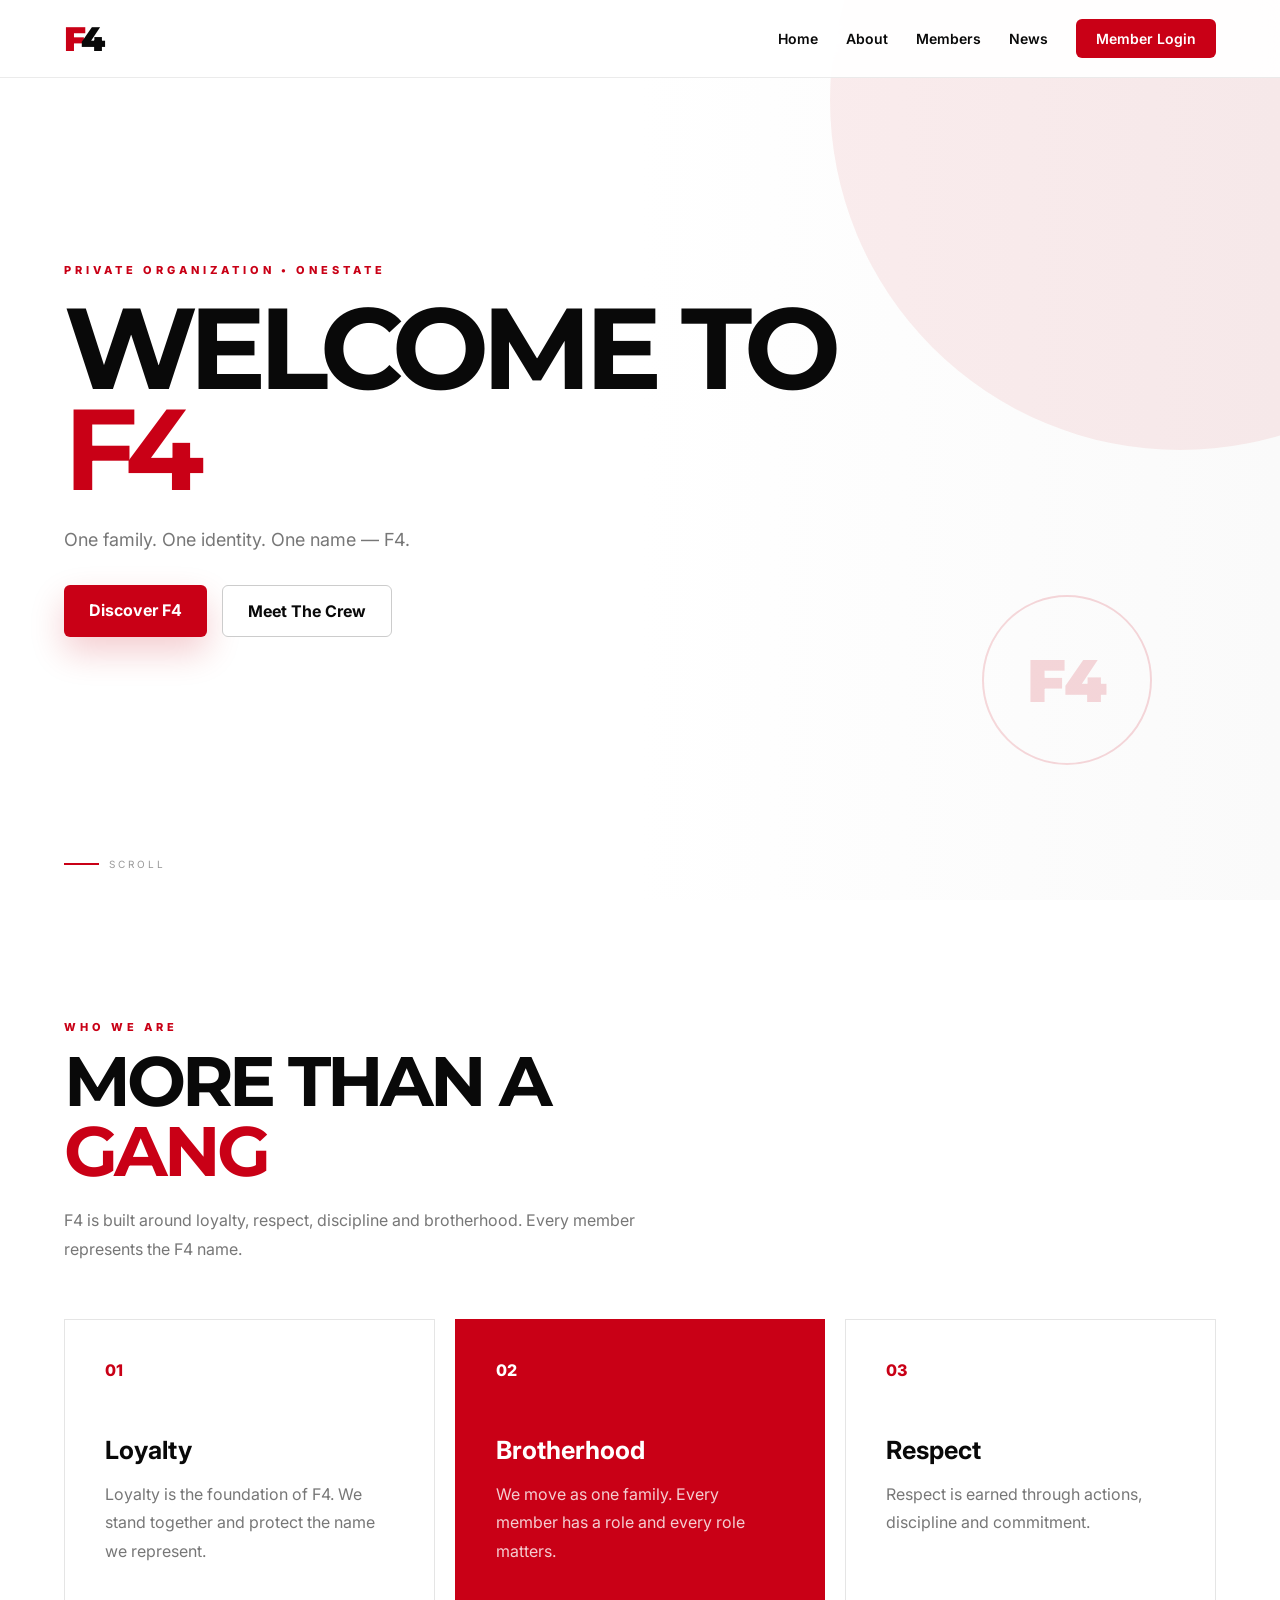
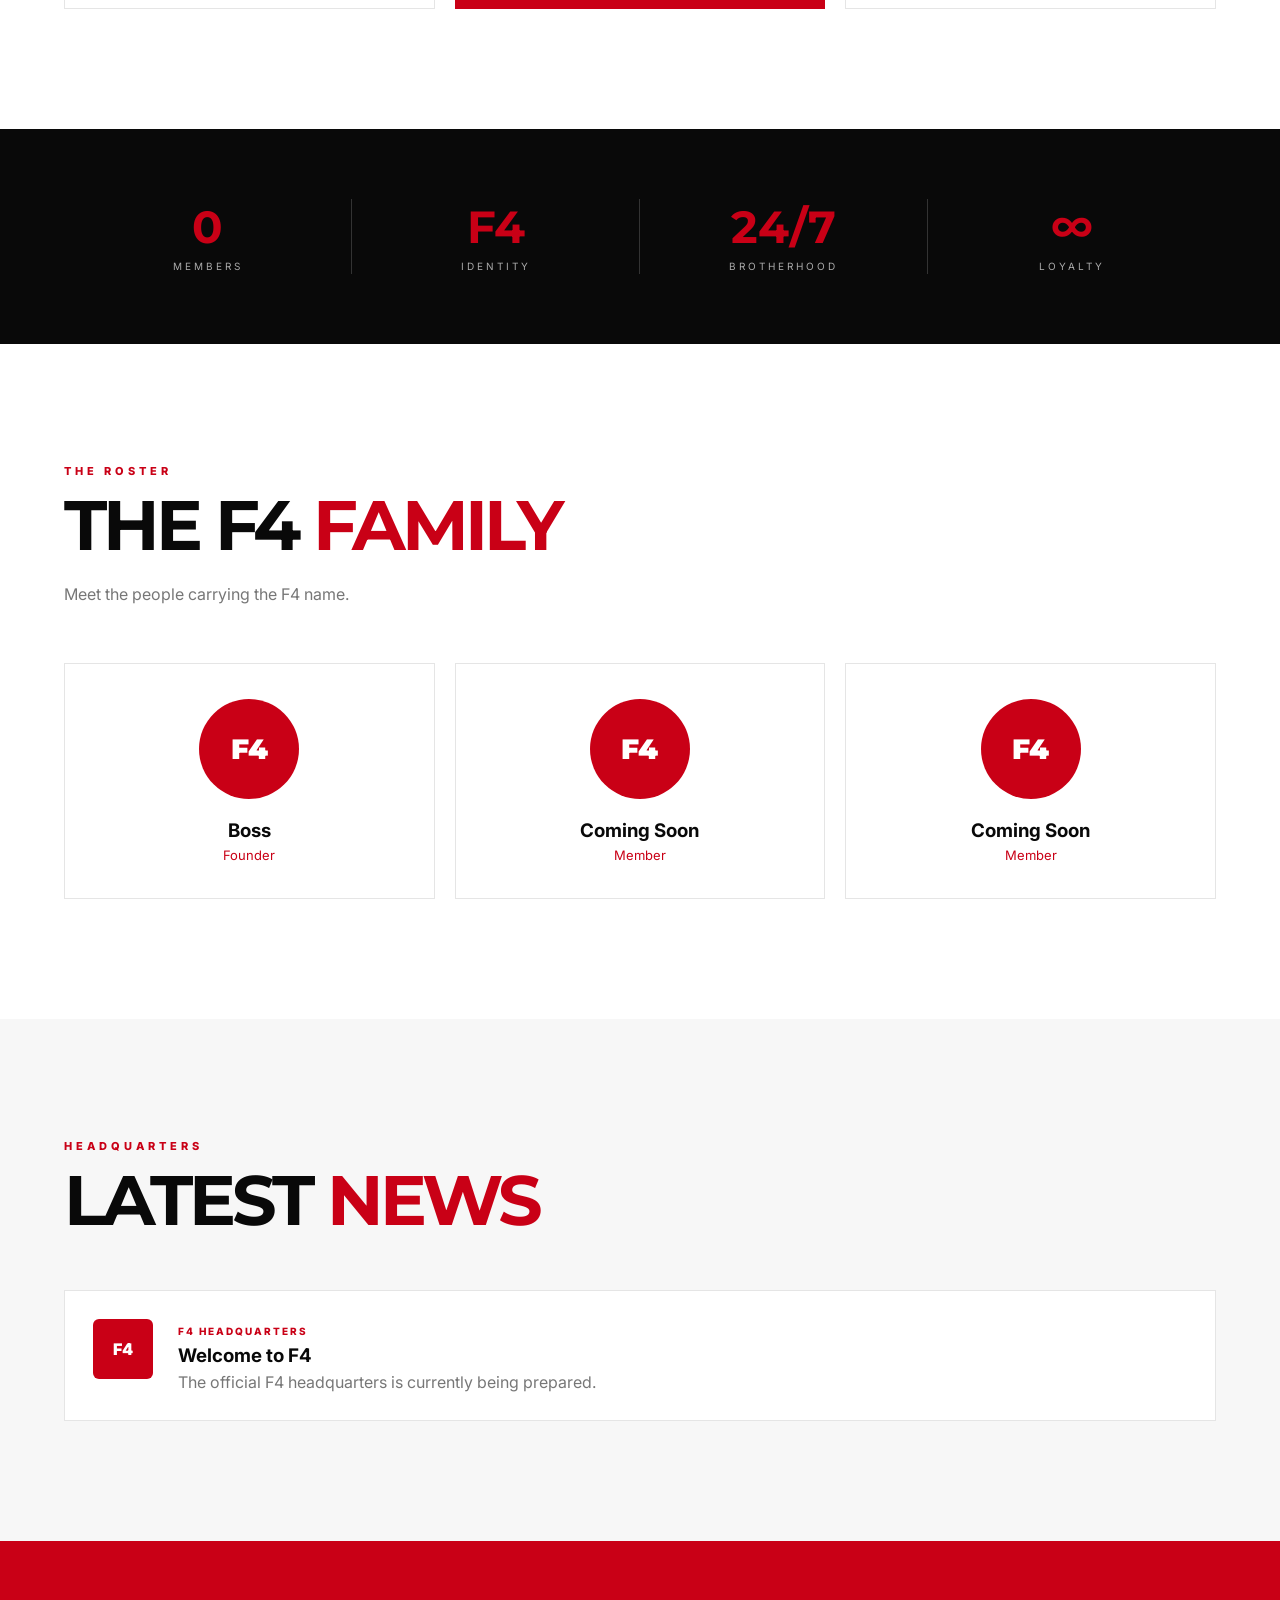
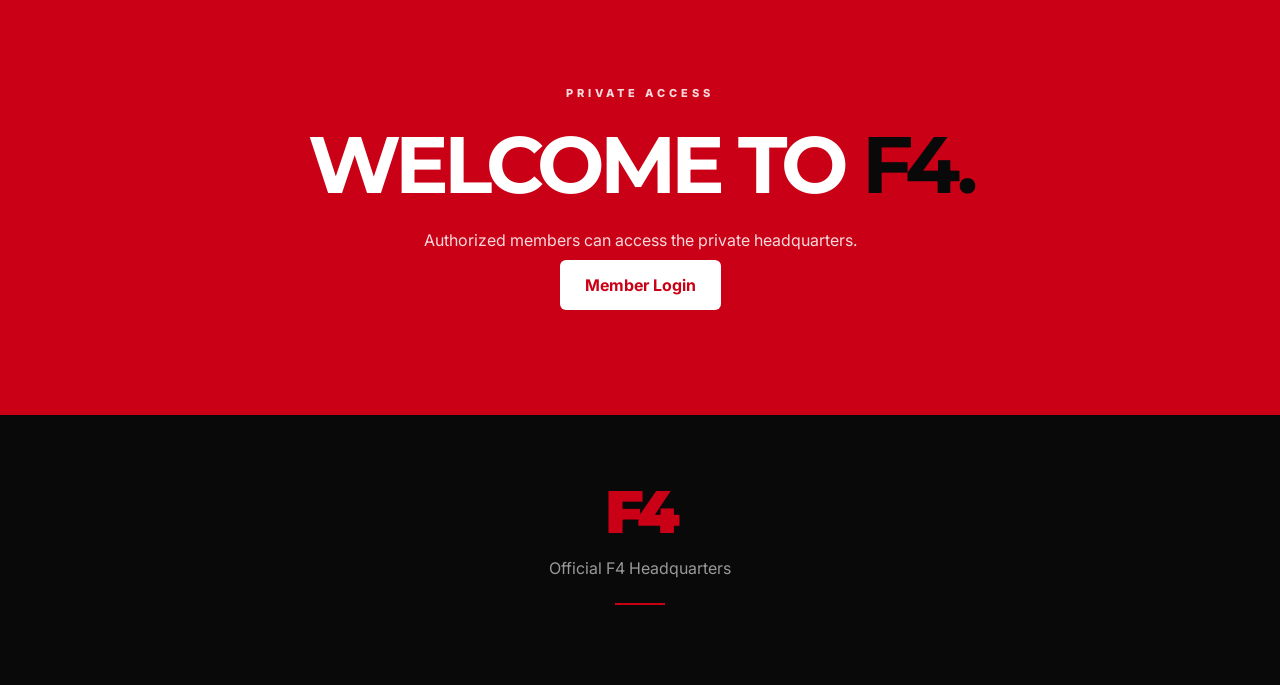
<file: index.html>
<!DOCTYPE html>
<html lang="en">
<head>
    <meta charset="UTF-8">
    <meta name="viewport" content="width=device-width, initial-scale=1.0">

    <title>F4 | Official Headquarters</title>

    <link rel="stylesheet" href="style.css">

    <link rel="preconnect" href="https://fonts.googleapis.com">
    <link rel="preconnect" href="https://fonts.gstatic.com" crossorigin>

    <link
        href="https://fonts.googleapis.com/css2?family=Inter:wght@400;500;600;700;800;900&family=Montserrat:wght@600;700;800;900&display=swap"
        rel="stylesheet"
    >
</head>

<body>

    <!-- NAVBAR -->

    <header class="navbar">

        <div class="nav-container">

            <a href="#home" class="logo">
                <span>F</span>4
            </a>

            <nav class="nav-links">

                <a href="#home">Home</a>
                <a href="#about">About</a>
                <a href="#members">Members</a>
                <a href="#news">News</a>

                <a href="login.html" class="login-btn">
                    Member Login
                </a>

            </nav>

            <button class="menu-btn" id="menuBtn">
                ☰
            </button>

        </div>

    </header>


    <!-- MOBILE MENU -->

    <div class="mobile-menu" id="mobileMenu">

        <a href="#home">Home</a>
        <a href="#about">About</a>
        <a href="#members">Members</a>
        <a href="#news">News</a>

        <a href="login.html" class="mobile-login">
            Member Login
        </a>

    </div>


    <!-- HERO -->

    <section class="hero" id="home">

        <div class="hero-pattern"></div>

        <div class="hero-content">

            <p class="hero-tag">
                PRIVATE ORGANIZATION • ONESTATE
            </p>

            <h1>
                WELCOME TO
                <span>F4</span>
            </h1>

            <p class="hero-description">
                One family. One identity.
                One name — F4.
            </p>

            <div class="hero-buttons">

                <a href="#about" class="primary-btn">
                    Discover F4
                </a>

                <a href="#members" class="secondary-btn">
                    Meet The Crew
                </a>

            </div>

        </div>

        <div class="hero-badge">
            F4
        </div>

        <div class="scroll-indicator">
            <span></span>
            SCROLL
        </div>

    </section>


    <!-- ABOUT -->

    <section class="section" id="about">

        <div class="section-heading">

            <p class="section-label">
                WHO WE ARE
            </p>

            <h2>
                MORE THAN A
                <span>GANG</span>
            </h2>

            <p>
                F4 is built around loyalty, respect,
                discipline and brotherhood.
                Every member represents the F4 name.
            </p>

        </div>


        <div class="about-grid">

            <article class="about-card">

                <div class="number">
                    01
                </div>

                <h3>
                    Loyalty
                </h3>

                <p>
                    Loyalty is the foundation of F4.
                    We stand together and protect
                    the name we represent.
                </p>

            </article>


            <article class="about-card featured">

                <div class="number">
                    02
                </div>

                <h3>
                    Brotherhood
                </h3>

                <p>
                    We move as one family.
                    Every member has a role
                    and every role matters.
                </p>

            </article>


            <article class="about-card">

                <div class="number">
                    03
                </div>

                <h3>
                    Respect
                </h3>

                <p>
                    Respect is earned through
                    actions, discipline and
                    commitment.
                </p>

            </article>

        </div>

    </section>


    <!-- STATS -->

    <section class="stats">

        <div class="stat">

            <strong id="memberCount">
                0
            </strong>

            <span>
                MEMBERS
            </span>

        </div>


        <div class="stat">

            <strong>
                F4
            </strong>

            <span>
                IDENTITY
            </span>

        </div>


        <div class="stat">

            <strong>
                24/7
            </strong>

            <span>
                BROTHERHOOD
            </span>

        </div>


        <div class="stat">

            <strong>
                ∞
            </strong>

            <span>
                LOYALTY
            </span>

        </div>

    </section>


    <!-- MEMBERS -->

    <section class="section" id="members">

        <div class="section-heading">

            <p class="section-label">
                THE ROSTER
            </p>

            <h2>
                THE F4
                <span>FAMILY</span>
            </h2>

            <p>
                Meet the people carrying the F4 name.
            </p>

        </div>


        <div class="member-grid" id="memberGrid">

            <article class="member-card">

                <div class="member-image">
                    F4
                </div>

                <h3>
                    Boss
                </h3>

                <p>
                    Founder
                </p>

            </article>


            <article class="member-card">

                <div class="member-image">
                    F4
                </div>

                <h3>
                    Coming Soon
                </h3>

                <p>
                    Member
                </p>

            </article>


            <article class="member-card">

                <div class="member-image">
                    F4
                </div>

                <h3>
                    Coming Soon
                </h3>

                <p>
                    Member
                </p>

            </article>

        </div>

    </section>


    <!-- ANNOUNCEMENTS -->

    <section class="section news-section" id="news">

        <div class="section-heading">

            <p class="section-label">
                HEADQUARTERS
            </p>

            <h2>
                LATEST
                <span>NEWS</span>
            </h2>

        </div>


        <div id="announcementContainer">

            <article class="news-card">

                <div class="news-icon">
                    F4
                </div>

                <div>

                    <small>
                        F4 HEADQUARTERS
                    </small>

                    <h3>
                        Welcome to F4
                    </h3>

                    <p>
                        The official F4 headquarters
                        is currently being prepared.
                    </p>

                </div>

            </article>

        </div>

    </section>


    <!-- CTA -->

    <section class="cta">

        <div class="cta-content">

            <p class="section-label">
                PRIVATE ACCESS
            </p>

            <h2>
                WELCOME TO
                <span>F4.</span>
            </h2>

            <p>
                Authorized members can access
                the private headquarters.
            </p>

            <a href="login.html" class="primary-btn">
                Member Login
            </a>

        </div>

    </section>


    <!-- FOOTER -->

    <footer>

        <div class="footer-logo">
            F4
        </div>

        <p>
            Official F4 Headquarters
        </p>

        <div class="footer-line"></div>

        <small id="copyright"></small>

    </footer>


    <script src="script.js"></script>

</body>
</html>
</file>
<file: style.css>
:root {
    --red: #c90016;
    --dark-red: #970010;
    --black: #090909;
    --dark: #121212;
    --white: #ffffff;
    --light: #f7f7f7;
    --gray: #777777;
    --border: #e5e5e5;
}

* {
    margin: 0;
    padding: 0;
    box-sizing: border-box;
}

html {
    scroll-behavior: smooth;
}

body {
    font-family: "Inter", sans-serif;
    color: var(--black);
    background: var(--white);
    overflow-x: hidden;
}

a {
    text-decoration: none;
    color: inherit;
}

/* NAVBAR */

.navbar {
    position: fixed;
    top: 0;
    left: 0;

    width: 100%;
    height: 78px;

    background: rgba(255,255,255,.92);

    backdrop-filter: blur(20px);

    border-bottom: 1px solid rgba(0,0,0,.08);

    z-index: 1000;
}

.nav-container {
    width: min(1200px, 90%);
    height: 100%;

    margin: auto;

    display: flex;
    align-items: center;
    justify-content: space-between;
}

.logo {
    font-family: "Montserrat";
    font-size: 34px;
    font-weight: 900;
    letter-spacing: -4px;
}

.logo span {
    color: var(--red);
}

.nav-links {
    display: flex;
    align-items: center;
    gap: 28px;
}

.nav-links a {
    font-size: 14px;
    font-weight: 600;

    transition: .3s;
}

.nav-links a:hover {
    color: var(--red);
}

.login-btn {
    background: var(--red);
    color: white !important;

    padding: 11px 20px;

    border-radius: 6px;
}

.login-btn:hover {
    background: var(--dark-red);
}

.menu-btn {
    display: none;

    border: none;
    background: transparent;

    font-size: 26px;

    cursor: pointer;
}

/* MOBILE MENU */

.mobile-menu {
    display: none;

    position: fixed;

    top: 78px;
    left: 0;

    width: 100%;

    padding: 25px;

    background: white;

    border-bottom: 1px solid var(--border);

    z-index: 999;
}

.mobile-menu.active {
    display: flex;

    flex-direction: column;

    gap: 20px;
}

.mobile-menu a {
    font-weight: 600;
}

.mobile-login {
    background: var(--red);
    color: white;

    text-align: center;

    padding: 13px;

    border-radius: 6px;
}

/* HERO */

.hero {
    min-height: 100vh;

    position: relative;

    display: flex;
    align-items: center;

    overflow: hidden;

    background:
        linear-gradient(
            90deg,
            #fff 0%,
            #fff 50%,
            #fafafa 100%
        );
}

.hero::after {
    content: "";

    position: absolute;

    right: -250px;
    top: -250px;

    width: 700px;
    height: 700px;

    border-radius: 50%;

    background: var(--red);

    opacity: .07;
}

.hero-content {
    position: relative;

    width: min(1200px, 90%);

    margin: auto;

    z-index: 2;
}

.hero-tag {
    color: var(--red);

    font-size: 11px;

    font-weight: 800;

    letter-spacing: 4px;

    margin-bottom: 20px;
}

.hero h1 {
    font-family: "Montserrat";

    font-size: clamp(60px, 9vw, 120px);

    line-height: .88;

    letter-spacing: -7px;
}

.hero h1 span {
    display: block;

    color: var(--red);
}

.hero-description {
    margin-top: 30px;

    color: var(--gray);

    font-size: 18px;
}

.hero-buttons {
    display: flex;

    gap: 15px;

    margin-top: 35px;
}

.primary-btn,
.secondary-btn {
    padding: 15px 25px;

    border-radius: 6px;

    font-weight: 700;

    transition: .3s;
}

.primary-btn {
    background: var(--red);

    color: white;

    box-shadow: 0 15px 35px rgba(201,0,22,.2);
}

.primary-btn:hover {
    transform: translateY(-3px);

    background: var(--dark-red);
}

.secondary-btn {
    border: 1px solid #ccc;

    background: white;
}

.secondary-btn:hover {
    border-color: var(--red);

    color: var(--red);
}

.hero-badge {
    position: absolute;

    right: 10%;
    bottom: 15%;

    width: 170px;
    height: 170px;

    border: 2px solid var(--red);

    border-radius: 50%;

    display: grid;
    place-items: center;

    font-family: "Montserrat";

    font-size: 60px;
    font-weight: 900;

    color: var(--red);

    opacity: .15;
}

.scroll-indicator {
    position: absolute;

    bottom: 30px;
    left: 5%;

    display: flex;
    align-items: center;

    gap: 10px;

    font-size: 10px;

    letter-spacing: 3px;

    color: #999;
}

.scroll-indicator span {
    width: 35px;
    height: 2px;

    background: var(--red);
}

/* SECTIONS */

.section {
    max-width: 1300px;

    margin: auto;

    padding: 120px 5%;
}

.section-heading {
    max-width: 650px;

    margin-bottom: 55px;
}

.section-label {
    color: var(--red);

    font-size: 11px;

    font-weight: 800;

    letter-spacing: 4px;

    margin-bottom: 12px;
}

.section-heading h2 {
    font-family: "Montserrat";

    font-size: clamp(40px, 6vw, 70px);

    line-height: 1;

    letter-spacing: -4px;
}

.section-heading h2 span {
    color: var(--red);
}

.section-heading p:last-child {
    color: var(--gray);

    line-height: 1.8;

    margin-top: 20px;
}

/* ABOUT */

.about-grid {
    display: grid;

    grid-template-columns: repeat(3,1fr);

    gap: 20px;
}

.about-card {
    padding: 40px;

    min-height: 290px;

    border: 1px solid var(--border);

    transition: .35s;
}

.about-card:hover {
    transform: translateY(-8px);

    box-shadow: 0 25px 60px rgba(0,0,0,.1);
}

.about-card.featured {
    background: var(--red);

    color: white;

    border-color: var(--red);
}

.number {
    color: var(--red);

    font-weight: 800;

    margin-bottom: 55px;
}

.featured .number {
    color: white;
}

.about-card h3 {
    font-size: 25px;

    margin-bottom: 15px;
}

.about-card p {
    color: var(--gray);

    line-height: 1.8;
}

.featured p {
    color: rgba(255,255,255,.8);
}

/* STATS */

.stats {
    background: var(--black);

    color: white;

    padding: 70px 5%;

    display: grid;

    grid-template-columns: repeat(4,1fr);

    text-align: center;
}

.stat {
    border-right: 1px solid #333;
}

.stat:last-child {
    border: none;
}

.stat strong {
    display: block;

    font-family: "Montserrat";

    color: var(--red);

    font-size: 45px;
}

.stat span {
    color: #aaa;

    font-size: 10px;

    letter-spacing: 3px;
}

/* MEMBERS */

.member-grid {
    display: grid;

    grid-template-columns:
        repeat(auto-fit,minmax(220px,1fr));

    gap: 20px;
}

.member-card {
    padding: 35px;

    text-align: center;

    border: 1px solid var(--border);

    transition: .3s;
}

.member-card:hover {
    transform: translateY(-7px);

    border-color: var(--red);
}

.member-image {
    width: 100px;
    height: 100px;

    margin: auto auto 20px;

    border-radius: 50%;

    display: grid;
    place-items: center;

    background: var(--red);

    color: white;

    font-family: "Montserrat";

    font-weight: 900;

    font-size: 28px;
}

.member-card p {
    color: var(--red);

    font-size: 13px;

    margin-top: 5px;
}

/* NEWS */

.news-section {
    background: var(--light);
}

.news-card {
    display: flex;

    gap: 25px;

    padding: 28px;

    background: white;

    border: 1px solid var(--border);

    transition: .3s;
}

.news-card:hover {
    transform: translateX(5px);

    border-color: var(--red);
}

.news-icon {
    min-width: 60px;
    height: 60px;

    display: grid;
    place-items: center;

    background: var(--red);

    color: white;

    font-weight: 900;

    border-radius: 6px;
}

.news-card small {
    color: var(--red);

    font-size: 10px;

    font-weight: 800;

    letter-spacing: 2px;
}

.news-card h3 {
    margin: 5px 0;
}

.news-card p {
    color: var(--gray);
}

/* CTA */

.cta {
    padding: 120px 5%;

    text-align: center;

    background: var(--red);

    color: white;
}

.cta-content {
    max-width: 700px;

    margin: auto;
}

.cta h2 {
    font-family: "Montserrat";

    font-size: clamp(45px,7vw,80px);

    line-height: 1;

    letter-spacing: -5px;
}

.cta h2 span {
    color: var(--black);
}

.cta p {
    margin: 25px auto;

    max-width: 500px;

    color: rgba(255,255,255,.85);
}

.cta .primary-btn {
    background: white;

    color: var(--red);

    box-shadow: none;
}

/* FOOTER */

footer {
    padding: 60px 20px;

    background: var(--black);

    color: white;

    text-align: center;
}

.footer-logo {
    color: var(--red);

    font-family: "Montserrat";

    font-size: 60px;

    font-weight: 900;

    letter-spacing: -5px;
}

footer p {
    color: #999;

    margin: 10px 0 25px;
}

.footer-line {
    width: 50px;
    height: 2px;

    background: var(--red);

    margin: auto auto 20px;
}

footer small {
    color: #555;
}

/* MOBILE */

@media(max-width:800px) {

    .nav-links {
        display: none;
    }

    .menu-btn {
        display: block;
    }

    .hero {
        min-height: 90vh;
    }

    .hero h1 {
        font-size: 60px;

        letter-spacing: -4px;
    }

    .hero-description {
        font-size: 16px;
    }

    .hero-buttons {
        flex-direction: column;

        max-width: 250px;
    }

    .primary-btn,
    .secondary-btn {
        width: 100%;

        text-align: center;
    }

    .hero-badge {
        right: -40px;
        bottom: 15%;

        width: 140px;
        height: 140px;
    }

    .about-grid {
        grid-template-columns: 1fr;
    }

    .stats {
        grid-template-columns: repeat(2,1fr);

        gap: 35px;
    }

    .stat {
        border: none;
    }

    .section {
        padding: 85px 6%;
    }
}

@media(max-width:480px) {

    .hero h1 {
        font-size: 52px;
    }

    .section-heading h2 {
        font-size: 42px;
    }

    .hero-badge {
        opacity: .08;
    }

    .news-card {
        align-items: flex-start;
    }
}
</file>
